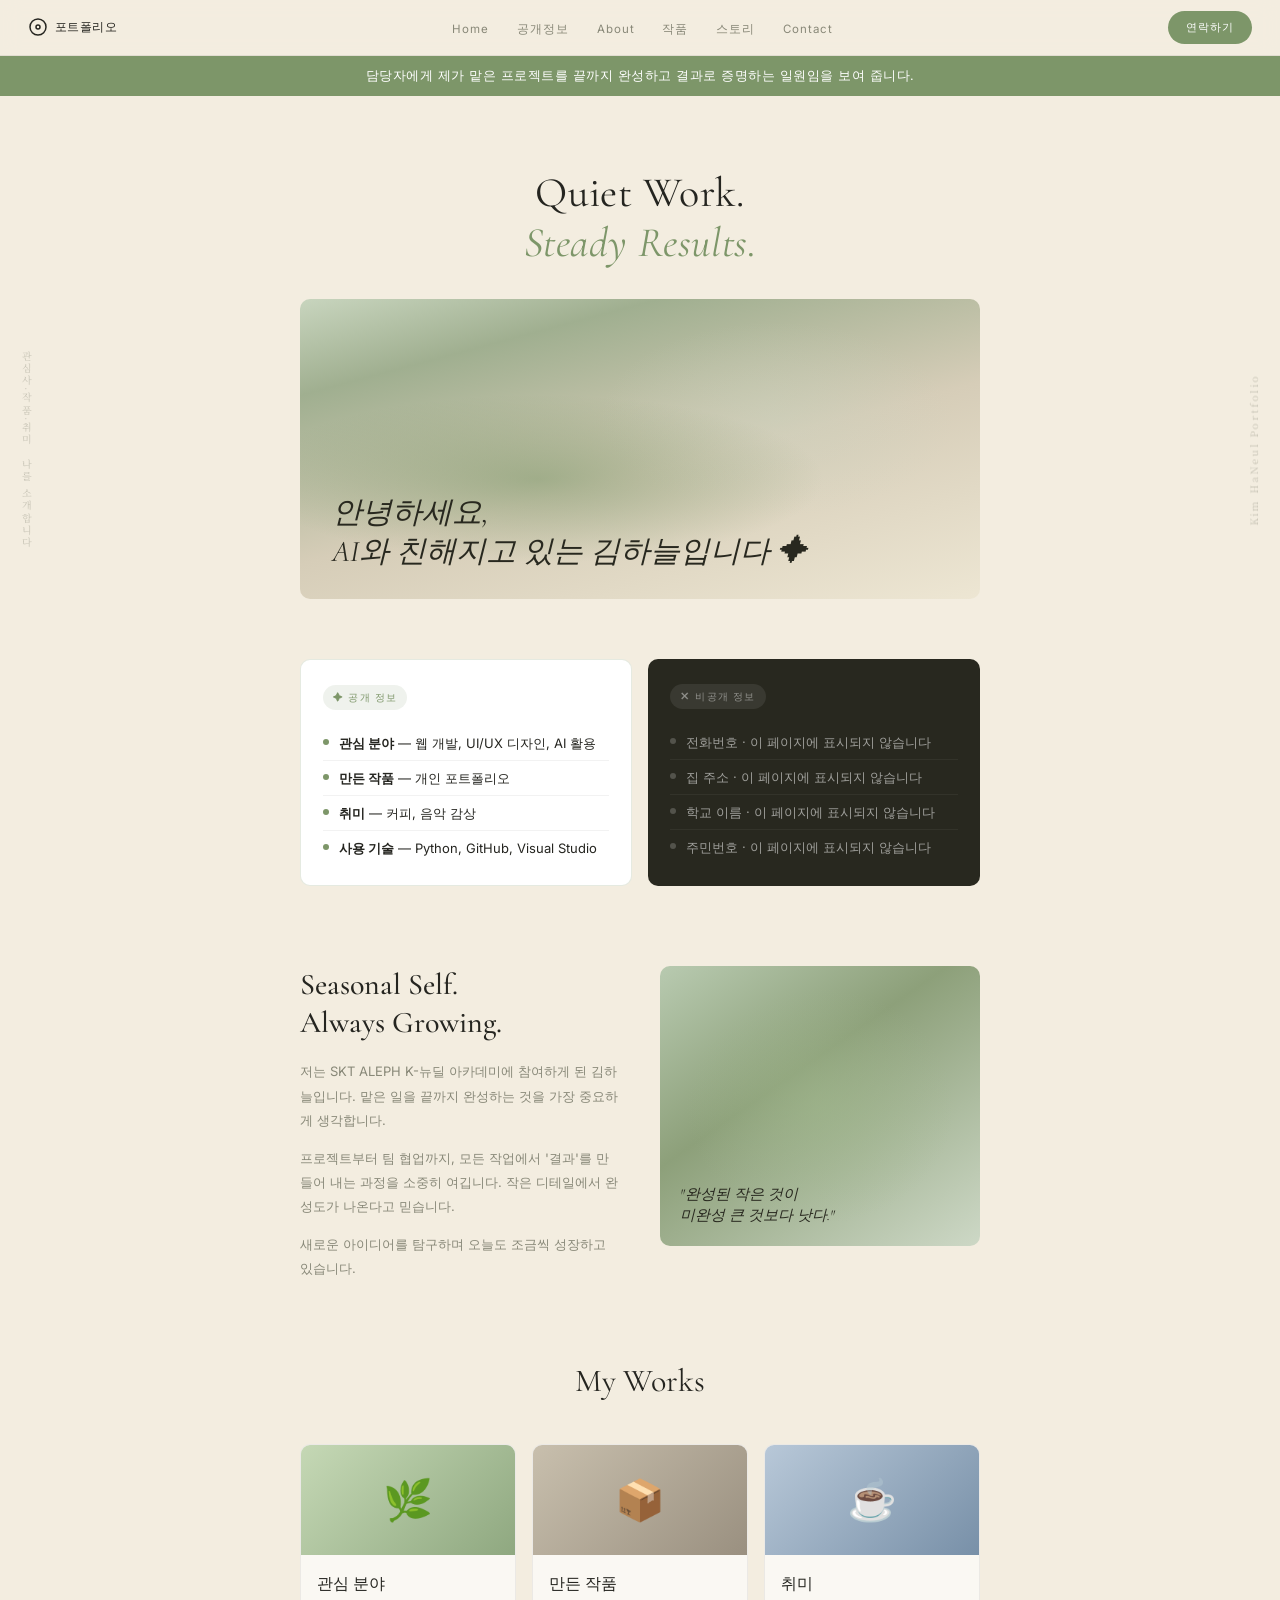
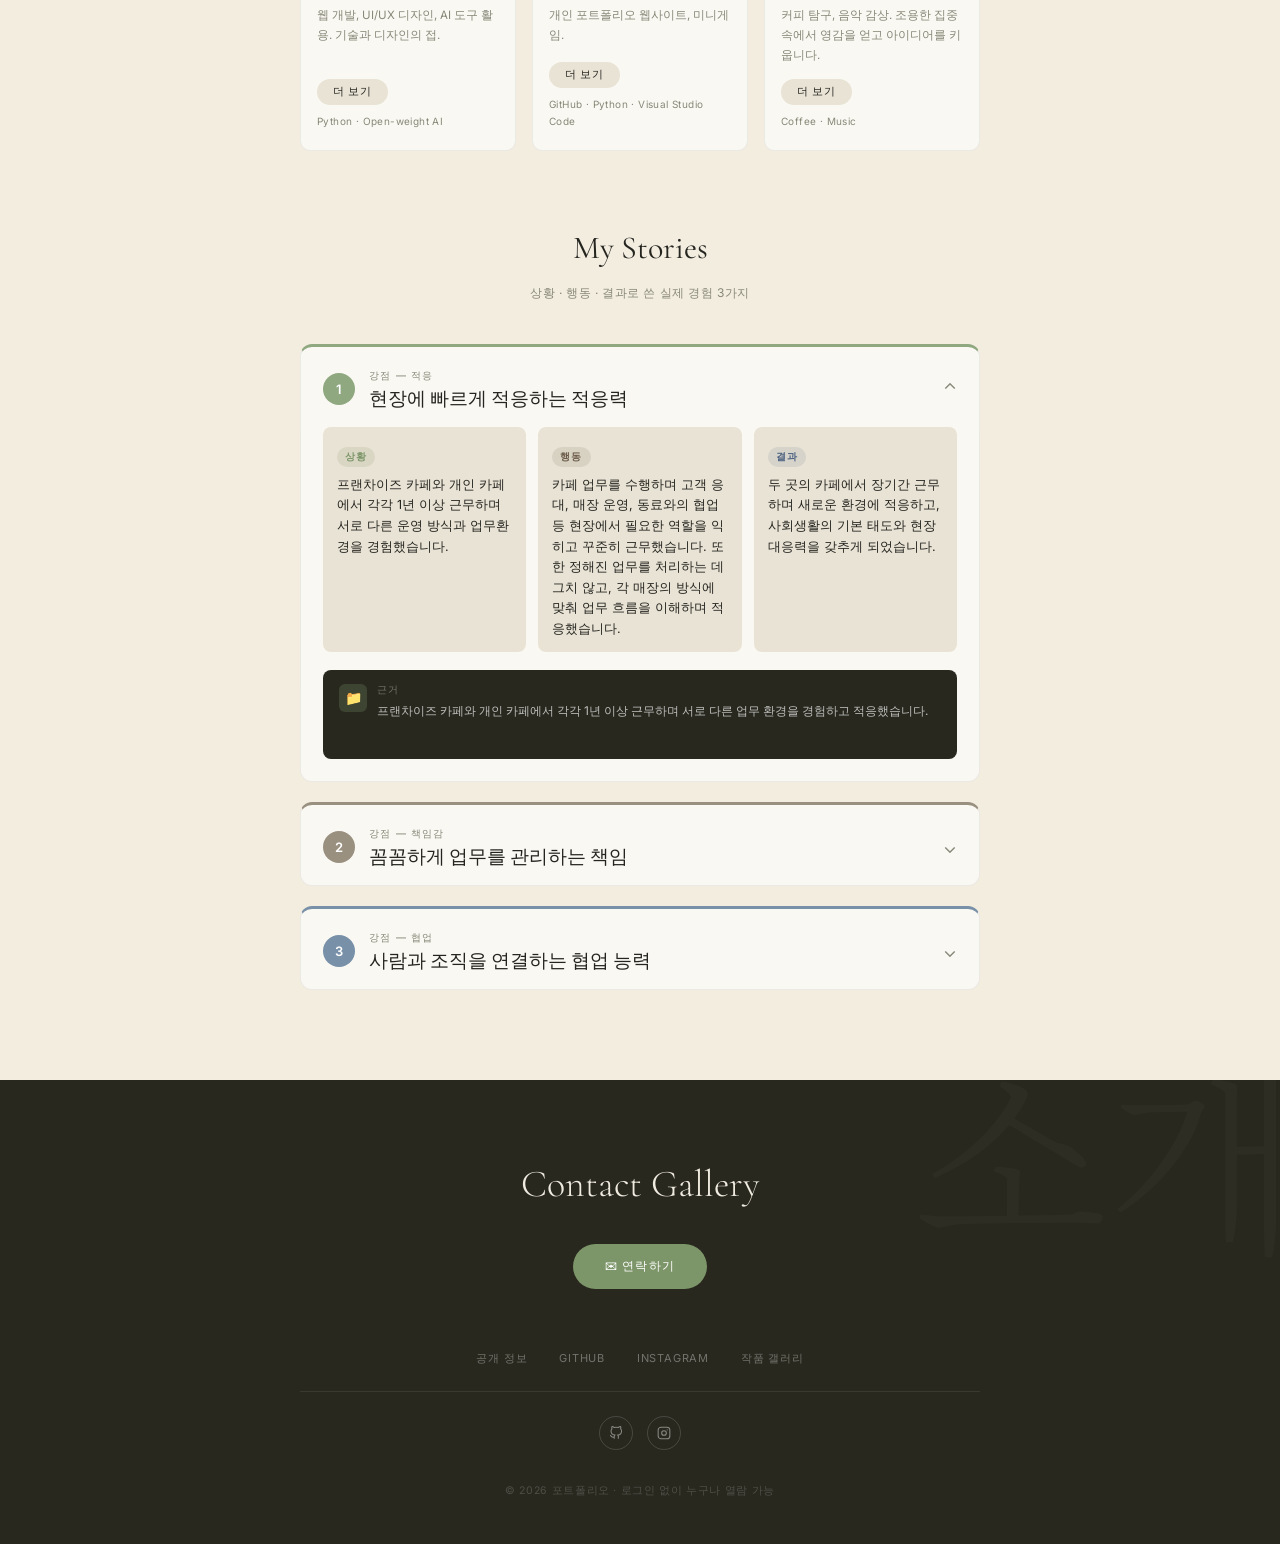
<file: index.html>
<!DOCTYPE html>
<html lang="ko">
<head>
<meta charset="UTF-8" />
<meta name="viewport" content="width=device-width, initial-scale=1.0" />
<title>나의 소개 — 포트폴리오</title>
<link rel="preconnect" href="https://fonts.googleapis.com" />
<link href="https://fonts.googleapis.com/css2?family=Cormorant+Garamond:ital,wght@0,300;0,400;0,500;0,600;1,300;1,400;1,600&family=Inter:wght@300;400;500&family=Noto+Serif+KR:wght@300;400&display=swap" rel="stylesheet" />
<style>
*,*::before,*::after{margin:0;padding:0;box-sizing:border-box}
:root{--cream:#f3ede0;--cream2:#e9e3d5;--charcoal:#28281f;--sage:#7d9669;--sage2:#a0b88c;--text:#252520;--muted:#888878;
--serif:'Cormorant Garamond',Georgia,serif;--sans:'Inter',sans-serif;--jp:'Noto Serif KR',serif}
html{scroll-behavior:smooth;scroll-padding-top:72px}
body{background:var(--cream);color:var(--text);font-family:var(--sans);line-height:1.7;overflow-x:hidden;padding-top:56px}
.wrapper{max-width:680px;margin:0 auto;position:relative}
:focus-visible{outline:2px solid var(--sage);outline-offset:2px}
/* 옆 세로 글씨 */
.vtext{position:fixed;top:50%;transform:translateY(-50%);writing-mode:vertical-rl;font-family:var(--jp);font-size:10px;letter-spacing:.22em;color:var(--muted);opacity:.4;pointer-events:none;user-select:none}
.vtext-left{left:18px;text-orientation:mixed}
.vtext-right{right:18px;transform:translateY(-50%) rotate(180deg)}
/* 메뉴바 */
nav{position:fixed;top:0;left:0;right:0;z-index:999;background:rgba(243,237,224,.92);backdrop-filter:blur(10px);-webkit-backdrop-filter:blur(10px);border-bottom:1px solid rgba(0,0,0,.07);height:56px;display:flex;align-items:center;padding:0 28px}
.nav-logo{display:flex;align-items:center;gap:7px;font-size:12px;font-weight:500;color:var(--text);text-decoration:none;letter-spacing:.04em;flex-shrink:0}
.nav-logo svg{width:20px;height:20px}
.nav-center{flex:1;display:flex;justify-content:center;gap:28px;list-style:none}
.nav-center a{font-size:11.5px;letter-spacing:.08em;color:var(--muted);text-decoration:none;text-transform:capitalize;transition:color .2s}
.nav-center a:hover,.nav-center a.on{color:var(--text)}
.nav-center a.on{position:relative}
.nav-center a.on::after{content:'';position:absolute;bottom:-3px;left:0;right:0;height:1px;background:var(--text)}
.nav-cta{flex-shrink:0;background:var(--sage);color:#fff;font-size:11px;font-weight:500;letter-spacing:.1em;text-transform:uppercase;text-decoration:none;padding:7px 18px;border-radius:999px;transition:background .2s}
.nav-cta:hover{background:var(--sage2)}
/* 목적 배너 */
.purpose-banner{background:var(--sage);color:#fff;text-align:center;padding:10px 24px;font-size:12.5px;letter-spacing:.04em;line-height:1.6}
.purpose-banner strong{font-weight:500}
/* 히어로 */
#hero{padding:72px 24px 60px}
.hero-headline{font-family:var(--serif);font-size:clamp(28px,5.5vw,42px);font-weight:400;line-height:1.18;letter-spacing:.01em;text-align:center;margin-bottom:32px}
.hero-headline em{font-style:italic;color:var(--sage)}
.hero-img{width:100%;height:300px;border-radius:10px;overflow:hidden;position:relative}
.hero-img-inner{width:100%;height:100%;background:radial-gradient(ellipse 60% 40% at 35% 60%,rgba(122,150,104,.55) 0%,transparent 70%),radial-gradient(ellipse 40% 50% at 70% 40%,rgba(200,210,190,.4) 0%,transparent 65%),linear-gradient(165deg,#c8d5be 0%,#a0af90 20%,#d6cdb8 55%,#ede6d3 100%);display:flex;align-items:flex-end;padding:28px 32px}
.hero-img-text{font-family:var(--serif);font-size:clamp(20px,4vw,30px);font-style:italic;color:var(--charcoal);line-height:1.3}
/* 공개/비공개 정보 */
#info{padding:0 24px 60px}
.info-grid{display:grid;grid-template-columns:1fr 1fr;gap:16px}
.info-box{border-radius:10px;padding:22px 22px 20px}
.info-box.public{background:#fff;border:1px solid rgba(125,150,105,.2)}
.info-box.private{background:var(--charcoal)}
.info-box-label{display:inline-flex;align-items:center;gap:6px;font-size:10px;font-weight:500;letter-spacing:.12em;text-transform:uppercase;margin-bottom:16px;padding:4px 10px;border-radius:999px}
.public .info-box-label{background:rgba(125,150,105,.12);color:var(--sage)}
.private .info-box-label{background:rgba(255,255,255,.08);color:rgba(255,255,255,.45)}
.info-list{list-style:none}
.info-list li{display:flex;align-items:flex-start;gap:10px;font-size:13px;padding:6px 0;border-bottom:1px solid rgba(0,0,0,.05)}
.info-list li:last-child{border-bottom:none}
.public .info-list li{color:var(--text)}
.private .info-list li{color:rgba(255,255,255,.55);border-bottom-color:rgba(255,255,255,.05)}
.info-list .dot{width:6px;height:6px;border-radius:50%;margin-top:7px;flex-shrink:0}
.public .dot{background:var(--sage)}
.private .dot{background:rgba(255,255,255,.2)}
/* About */
#about{padding:20px 24px 60px}
.about-grid{display:grid;grid-template-columns:1fr 1fr;gap:40px;align-items:start}
.about-left h2{font-family:var(--serif);font-size:clamp(22px,3.5vw,30px);font-weight:500;margin-bottom:18px;line-height:1.25}
.about-left p{font-size:13px;color:var(--muted);line-height:1.85;margin-bottom:14px}
.about-right{width:100%;height:280px;border-radius:10px;overflow:hidden}
.about-right-inner{width:100%;height:100%;background:radial-gradient(ellipse 60% 60% at 50% 50%,rgba(160,184,140,.5) 0%,transparent 70%),linear-gradient(145deg,#b8cab0 0%,#8da07a 40%,#cdd8c6 100%);display:flex;align-items:flex-end;padding:20px}
.about-right-caption{font-family:var(--serif);font-size:15px;font-style:italic;color:var(--charcoal);line-height:1.4}
/* 작품 */
#skills{padding:0 24px 70px}
.sec-title{font-family:var(--serif);font-size:clamp(22px,4vw,32px);font-weight:400;text-align:center;margin-bottom:36px}
.col3{display:grid;grid-template-columns:repeat(3,1fr);gap:16px}
.item-card{background:#faf8f3;border-radius:10px;border:1px solid rgba(0,0,0,.06);overflow:hidden;display:flex;flex-direction:column;transition:transform .2s,box-shadow .2s}
.item-card:hover{transform:translateY(-3px);box-shadow:0 10px 32px rgba(0,0,0,.09)}
.item-thumb{height:110px;display:flex;align-items:center;justify-content:center;font-size:40px}
.item-thumb-1{background:linear-gradient(135deg,#c5d8b5,#8fa880)}
.item-thumb-2{background:linear-gradient(135deg,#c8bfad,#9a9080)}
.item-thumb-3{background:linear-gradient(135deg,#b8c8d8,#7890a8)}
.item-body{padding:16px 16px 20px;flex:1;display:flex;flex-direction:column}
.item-body h3{font-family:var(--serif);font-size:16px;font-weight:500;margin-bottom:8px}
.item-body p{font-size:11.5px;color:var(--muted);line-height:1.7;flex:1;margin-bottom:14px}
.item-btn{display:inline-block;background:var(--cream2);border:none;border-radius:999px;padding:6px 16px;font-size:10.5px;font-family:var(--sans);font-weight:500;letter-spacing:.07em;text-transform:uppercase;color:var(--text);cursor:pointer;transition:background .2s;align-self:flex-start}
.item-btn:hover{background:var(--sage);color:#fff}
.item-level{font-size:10px;color:var(--muted);margin-top:8px;letter-spacing:.04em}
/* 스토리 */
#stories{padding:0 24px 70px}
#stories .sec-title{margin-bottom:8px}
.sec-sub{text-align:center;font-size:12px;color:var(--muted);letter-spacing:.05em;margin-bottom:40px}
.sar-card{background:#faf8f3;border:1px solid rgba(0,0,0,.06);border-radius:12px;overflow:hidden;margin-bottom:20px}
.sar-card:nth-of-type(1){border-top:3px solid #8fa880}
.sar-card:nth-of-type(2){border-top:3px solid #9a9080}
.sar-card:nth-of-type(3){border-top:3px solid #7890a8}
.sar-header{display:flex;align-items:center;gap:14px;padding:20px 22px 16px;cursor:pointer;user-select:none}
.sar-num{width:32px;height:32px;border-radius:50%;display:flex;align-items:center;justify-content:center;font-size:13px;font-weight:600;flex-shrink:0;color:#fff}
.sar-card:nth-of-type(1) .sar-num{background:#8fa880}
.sar-card:nth-of-type(2) .sar-num{background:#9a9080}
.sar-card:nth-of-type(3) .sar-num{background:#7890a8}
.sar-title-wrap{flex:1}
.sar-label{font-size:10px;font-weight:500;letter-spacing:.12em;text-transform:uppercase;color:var(--muted);margin-bottom:3px}
.sar-title{font-family:var(--serif);font-size:19px;font-weight:500;line-height:1.25}
.sar-toggle{font-size:18px;color:var(--muted);transition:transform .3s;flex-shrink:0}
.sar-card.open .sar-toggle{transform:rotate(180deg)}
.sar-body{display:none;padding:0 22px 22px}
.sar-card.open .sar-body{display:block}
.sar-rows{display:grid;grid-template-columns:repeat(3,1fr);gap:12px;margin-bottom:18px}
.sar-row{background:var(--cream2);border-radius:8px;padding:14px 14px 12px}
.sar-row-tag{display:inline-block;font-size:9.5px;font-weight:600;letter-spacing:.12em;text-transform:uppercase;padding:2px 8px;border-radius:999px;margin-bottom:8px}
.tag-s{background:rgba(125,150,105,.15);color:var(--sage)}
.tag-a{background:rgba(90,80,70,.12);color:#6a5a48}
.tag-r{background:rgba(70,90,120,.12);color:#4a6080}
.sar-row p{font-size:12.5px;color:var(--text);line-height:1.65}
.sar-evidence{display:flex;align-items:flex-start;gap:10px;background:var(--charcoal);border-radius:8px;padding:12px 16px}
.evi-icon{width:28px;height:28px;border-radius:6px;background:rgba(125,150,105,.25);display:flex;align-items:center;justify-content:center;font-size:14px;flex-shrink:0;margin-top:2px}
.evi-text{flex:1}
.evi-label{font-size:9.5px;font-weight:500;letter-spacing:.12em;text-transform:uppercase;color:rgba(255,255,255,.35);margin-bottom:3px}
.evi-desc{font-size:12px;color:rgba(255,255,255,.7);line-height:1.6}
.evi-link{display:inline-block;margin-top:6px;font-size:11px;color:var(--sage2);text-decoration:underline;text-underline-offset:3px}
/* 푸터 */
#footer{background:var(--charcoal);padding:72px 32px 44px;position:relative;overflow:hidden}
#footer::before{content:'소개';font-family:var(--jp);font-size:200px;font-weight:300;color:rgba(255,255,255,.025);position:absolute;top:-30px;right:-20px;line-height:1;pointer-events:none}
.footer-inner{max-width:680px;margin:0 auto;text-align:center;position:relative;z-index:1}
.footer-inner h2{font-family:var(--serif);font-size:clamp(26px,4vw,38px);font-weight:300;color:#f0ebe0;margin-bottom:28px}
.footer-cta{display:inline-block;background:var(--sage);color:#fff;font-size:12px;font-weight:500;letter-spacing:.1em;text-transform:uppercase;text-decoration:none;padding:12px 32px;border-radius:999px;margin-bottom:60px;transition:background .2s,transform .15s}
.footer-cta:hover{background:var(--sage2);transform:translateY(-2px)}
.footer-nav{display:flex;justify-content:center;gap:32px;flex-wrap:wrap;padding-bottom:24px;border-bottom:1px solid rgba(255,255,255,.08);margin-bottom:24px}
.footer-nav a{font-size:11px;color:rgba(255,255,255,.35);text-decoration:none;letter-spacing:.07em;text-transform:uppercase;transition:color .2s}
.footer-nav a:hover{color:rgba(255,255,255,.7)}
.footer-socials{display:flex;justify-content:center;gap:14px;margin-bottom:32px}
.soc{width:34px;height:34px;border:1px solid rgba(255,255,255,.15);border-radius:50%;display:flex;align-items:center;justify-content:center;color:rgba(255,255,255,.45);text-decoration:none;transition:border-color .2s,color .2s}
.soc:hover{border-color:var(--sage);color:var(--sage2)}
.footer-copy{font-size:10.5px;color:rgba(255,255,255,.18);letter-spacing:.06em}
/* 반응형 */
@media (max-width:820px){.vtext{display:none}}
@media (max-width:640px){
.nav-center{display:none}
.about-grid,.info-grid,.col3,.sar-rows{grid-template-columns:1fr}
.about-right{height:200px}
}
@media (prefers-reduced-motion:reduce){html{scroll-behavior:auto}.item-card,.footer-cta,.sar-toggle{transition:none}}
</style>
</head>
<body>

<div class="vtext vtext-left">관심사·작품·취미　나를 소개합니다</div>
<div class="vtext vtext-right">Kim HaNeul Portfolio</div>

<nav>
  <a class="nav-logo" href="#hero">
    <svg viewBox="0 0 20 20" fill="none" stroke="currentColor" stroke-width="1.5"><circle cx="10" cy="10" r="8"/><circle cx="10" cy="10" r="2"/></svg>
    포트폴리오
  </a>
  <ul class="nav-center">
    <li><a href="#hero" class="on">Home</a></li>
    <li><a href="#info">공개정보</a></li>
    <li><a href="#about">About</a></li>
    <li><a href="#skills">작품</a></li>
    <li><a href="#stories">스토리</a></li>
    <li><a href="#footer">Contact</a></li>
  </ul>
  <a class="nav-cta" href="#footer">연락하기</a>
</nav>

<div class="purpose-banner">
  
  담당자에게 제가 맡은 프로젝트를 끝까지 완성하고 결과로 증명하는 일원임을 보여 줍니다.
</div>

<section id="hero">
  <div class="wrapper">
    <h1 class="hero-headline">Quiet Work.<br><em>Steady Results.</em></h1>
    <div class="hero-img">
      <div class="hero-img-inner">
        <div class="hero-img-text">안녕하세요,<br>AI와 친해지고 있는 김하늘입니다 ✦</div>
      </div>
    </div>
  </div>
</section>

<section id="info">
  <div class="wrapper">
    <div class="info-grid">
      <div class="info-box public">
        <div class="info-box-label">✦ 공개 정보</div>
        <ul class="info-list">
          <li><span class="dot"></span><span><strong>관심 분야</strong> — 웹 개발, UI/UX 디자인, AI 활용</span></li>
          <li><span class="dot"></span><span><strong>만든 작품</strong> — 개인 포트폴리오</span></li>
          <li><span class="dot"></span><span><strong>취미</strong> — 커피, 음악 감상</span></li>
          <li><span class="dot"></span><span><strong>사용 기술</strong> — Python, GitHub, Visual Studio</span></li>
        </ul>
      </div>
      <div class="info-box private">
        <div class="info-box-label">✕ 비공개 정보</div>
        <ul class="info-list">
          <li><span class="dot"></span><span>전화번호 · 이 페이지에 표시되지 않습니다</span></li>
          <li><span class="dot"></span><span>집 주소 · 이 페이지에 표시되지 않습니다</span></li>
          <li><span class="dot"></span><span>학교 이름 · 이 페이지에 표시되지 않습니다</span></li>
          <li><span class="dot"></span><span>주민번호 · 이 페이지에 표시되지 않습니다</span></li>
        </ul>
      </div>
    </div>
  </div>
</section>

<section id="about">
  <div class="wrapper">
    <div class="about-grid">
      <div class="about-left">
        <h2>Seasonal Self.<br>Always Growing.</h2>
        <p>저는 SKT ALEPH K-뉴딜 아카데미에 참여하게 된 김하늘입니다. 맡은 일을 끝까지 완성하는 것을 가장 중요하게 생각합니다.</p>
        <p>프로젝트부터 팀 협업까지, 모든 작업에서 '결과'를 만들어 내는 과정을 소중히 여깁니다. 작은 디테일에서 완성도가 나온다고 믿습니다.</p>
        <p>새로운 아이디어를 탐구하며 오늘도 조금씩 성장하고 있습니다.</p>
      </div>
      <div class="about-right">
        <div class="about-right-inner">
          <div class="about-right-caption">"완성된 작은 것이<br>미완성 큰 것보다 낫다."</div>
        </div>
      </div>
    </div>
  </div>
</section>

<section id="skills">
  <div class="wrapper">
    <h2 class="sec-title">My Works</h2>
    <div class="col3">
      <div class="item-card">
        <div class="item-thumb item-thumb-1">🌿</div>
        <div class="item-body">
          <h3>관심 분야</h3>
          <p>웹 개발, UI/UX 디자인, AI 도구 활용. 기술과 디자인의 접.</p>
          <button class="item-btn">더 보기</button>
          <div class="item-level">Python · Open-weight AI </div>
        </div>
      </div>
      <div class="item-card">
        <div class="item-thumb item-thumb-2">📦</div>
        <div class="item-body">
          <h3>만든 작품</h3>
          <p>개인 포트폴리오 웹사이트, 미니게임.</p>
          <button class="item-btn">더 보기</button>
          <div class="item-level">GitHub · Python · Visual Studio Code</div>
        </div>
      </div>
      <div class="item-card">
        <div class="item-thumb item-thumb-3">☕</div>
        <div class="item-body">
          <h3>취미</h3>
          <p>커피 탐구, 음악 감상. 조용한 집중 속에서 영감을 얻고 아이디어를 키웁니다.</p>
          <button class="item-btn">더 보기</button>
          <div class="item-level">Coffee · Music</div>
        </div>
      </div>
    </div>
  </div>
</section>

<section id="stories">
  <div class="wrapper">
    <h2 class="sec-title">My Stories</h2>
    <p class="sec-sub">상황 · 행동 · 결과로 쓴 실제 경험 3가지</p>

    <div class="sar-card open">
      <div class="sar-header" role="button" tabindex="0" aria-expanded="true">
        <div class="sar-num">1</div>
        <div class="sar-title-wrap">
          <div class="sar-label">강점 — 적응</div>
          <div class="sar-title">현장에 빠르게 적응하는 적응력</div>
        </div>
        <div class="sar-toggle">⌄</div>
      </div>
      <div class="sar-body">
        <div class="sar-rows">
          <div class="sar-row"><span class="sar-row-tag tag-s">상황</span><p>프랜차이즈 카페와 개인 카페에서 각각 1년 이상 근무하며 서로 다른 운영 방식과 업무환경을 경험했습니다.</p></div>
          <div class="sar-row"><span class="sar-row-tag tag-a">행동</span><p>카페 업무를 수행하며 고객 응대, 매장 운영, 동료와의 협업 등 현장에서 필요한 역할을 익히고 꾸준히 근무했습니다. 또한 정해진 업무를 처리하는 데 그치 않고, 각 매장의 방식에 맞춰 업무 흐름을 이해하며 적응했습니다.</p></div>
          <div class="sar-row"><span class="sar-row-tag tag-r">결과</span><p>두 곳의 카페에서 장기간 근무하며 새로운 환경에 적응하고, 사회생활의 기본 태도와 현장 대응력을 갖추게 되었습니다.</p></div>
        </div>
        <div class="sar-evidence">
          <div class="evi-icon">📁</div>
          <div class="evi-text">
            <div class="evi-label">근거</div>
            <div class="evi-desc">프랜차이즈 카페와 개인 카페에서 각각 1년 이상 근무하며 서로 다른 업무 환경을 경험하고 적응했습니다.</div>
            <a class="evi-link" href="https://github.com" target="_blank" rel="noopener"> </a>
          </div>
        </div>
      </div>
    </div>

    <div class="sar-card">
      <div class="sar-header" role="button" tabindex="0" aria-expanded="false">
        <div class="sar-num">2</div>
        <div class="sar-title-wrap">
          <div class="sar-label">강점 — 책임감</div>
          <div class="sar-title">꼼꼼하게 업무를 관리하는 책임</div>
        </div>
        <div class="sar-toggle">⌄</div>
      </div>
      <div class="sar-body">
        <div class="sar-rows">
          <div class="sar-row"><span class="sar-row-tag tag-s">상황</span><p>간호학과 조교로 1년 동안 문서 작업과 전반적인 행정 업무, 학과 예산 관리 업무를 담당했습니다.</p></div>
          <div class="sar-row"><span class="sar-row-tag tag-a">행동</span><p>학과 운영에 필요한 문서를 작성하고 행정 업무를 처리했으며, 예산 내역을 관리하고 관련 업무를 일정에 맞춰 진행했습니다. 여러 업무를 동시에 맡은 상황에서도 각 업무의 내용과 절차를 확인하며 누락 없이 처리하려고 노력했습니다.</p></div>
          <div class="sar-row"><span class="sar-row-tag tag-r">결과</span><p>문서와 행정업무뿐 아니라 예산 관리까지 경험하며, 정확성과 책임감이 필요한 업무를 체계적으로 수행하는 역량을 쌓았습니다.</p></div>
        </div>
        <div class="sar-evidence">
          <div class="evi-icon">🖼️</div>
          <div class="evi-text">
            <div class="evi-label">근거</div>
            <div class="evi-desc">간호학과 조교로 1년 동안 문서 작업, 행정 업무, 학과 예산 관리를 맡았습니다.</div>
            <a class="evi-link" href="https://figma.com" target="_blank" rel="noopener"> </a>
          </div>
        </div>
      </div>
    </div>

    <div class="sar-card">
      <div class="sar-header" role="button" tabindex="0" aria-expanded="false">
        <div class="sar-num">3</div>
        <div class="sar-title-wrap">
          <div class="sar-label">강점 — 협업</div>
          <div class="sar-title">사람과 조직을 연결하는 협업 능력</div>
        </div>
        <div class="sar-toggle">⌄</div>
      </div>
      <div class="sar-body">
        <div class="sar-rows">
          <div class="sar-row"><span class="sar-row-tag tag-s">상황</span><p>아르바이트를 하며 고객을 직접 응대했고, 학과 조교로 근무하며 교수진, 학생, 행정부서 사이를 이어주고 관련된 업무를 지원했습니다.</p></div>
          <div class="sar-row"><span class="sar-row-tag tag-a">행동</span><p>상대방의 요청과 상황을 파악한 뒤 필요한 업무를 안내하고 처리했습니다. 또한 학과 행사를 계획, 관리하며 일정과 준비 사항을 안내하고, 여러 관계자와 소통하며 행사가 원활하게 진행되도록 지원했습니다.</p></div>
          <div class="sar-row"><span class="sar-row-tag tag-r">결과</span><p>다양한 사람들과 협업하는 과정에서 상황에 맞게 소통하고, 조직의 공동 업무를 안정적으로 지원하는 능력을 기를 수 있었습니다.</p></div>
        </div>
        <div class="sar-evidence">
          <div class="evi-icon">📊</div>
          <div class="evi-text">
            <div class="evi-label">근거</div>
            <div class="evi-desc">고객을 응대하고, 학과 행사 관리 과정에서 여러 구성원과 소통했습니다.</div>
            <a class="evi-link" href="https://github.com" target="_blank" rel="noopener"> </a>
          </div>
        </div>
      </div>
    </div>
  </div>
</section>

<footer id="footer">
  <div class="footer-inner">
    <h2>Contact Gallery</h2>
    <a class="footer-cta" href="mailto:hello@example.com">✉ 연락하기</a>
    <div class="footer-nav">
      <a href="#info">공개 정보</a>
      <a href="#">GitHub</a>
      <a href="#">Instagram</a>
      <a href="#">작품 갤러리</a>
    </div>
    <div class="footer-socials">
      <a class="soc" href="#" title="GitHub" aria-label="GitHub">
        <svg width="14" height="14" viewBox="0 0 24 24" fill="none" stroke="currentColor" stroke-width="1.8"><path d="M9 19c-5 1.5-5-2.5-7-3m14 6v-3.87a3.37 3.37 0 0 0-.94-2.61c3.14-.35 6.44-1.54 6.44-7A5.44 5.44 0 0 0 20 4.77 5.07 5.07 0 0 0 19.91 1S18.73.65 16 2.48a13.38 13.38 0 0 0-7 0C6.27.65 5.09 1 5.09 1A5.07 5.07 0 0 0 5 4.77a5.44 5.44 0 0 0-1.5 3.78c0 5.42 3.3 6.61 6.44 7A3.37 3.37 0 0 0 9 18.13V22"/></svg>
      </a>
      <a class="soc" href="#" title="Instagram" aria-label="Instagram">
        <svg width="14" height="14" viewBox="0 0 24 24" fill="none" stroke="currentColor" stroke-width="1.8"><rect x="2" y="2" width="20" height="20" rx="5" ry="5"/><circle cx="12" cy="12" r="4"/><circle cx="17.5" cy="6.5" r="1" fill="currentColor" stroke="none"/></svg>
      </a>
    </div>
    <p class="footer-copy">© 2026 포트폴리오 · 로그인 없이 누구나 열람 가능</p>
  </div>
</footer>

<script>
  /* 스크롤 위치에 맞춰 메뉴 강조 */
  const secs = [...document.querySelectorAll('section[id], footer[id]')];
  const links = document.querySelectorAll('.nav-center a');
  window.addEventListener('scroll', () => {
    let cur = '';
    secs.forEach(s => { if (window.scrollY + 90 >= s.offsetTop) cur = s.id; });
    links.forEach(a => a.classList.toggle('on', a.getAttribute('href') === '#' + cur));
  });

  /* 스토리 아코디언 (마우스·키보드 모두 지원) */
  document.querySelectorAll('.sar-header').forEach(h => {
    const toggle = () => {
      const open = h.closest('.sar-card').classList.toggle('open');
      h.setAttribute('aria-expanded', open);
    };
    h.addEventListener('click', toggle);
    h.addEventListener('keydown', e => {
      if (e.key === 'Enter' || e.key === ' ') { e.preventDefault(); toggle(); }
    });
  });

  /* 카드 버튼 (임시 동작) */
  document.querySelectorAll('.item-btn').forEach(btn => {
    btn.addEventListener('click', () => alert('여기에 상세 내용이나 링크를 추가하세요 🌿'));
  });
</script>
</body>
</html>
</file>
